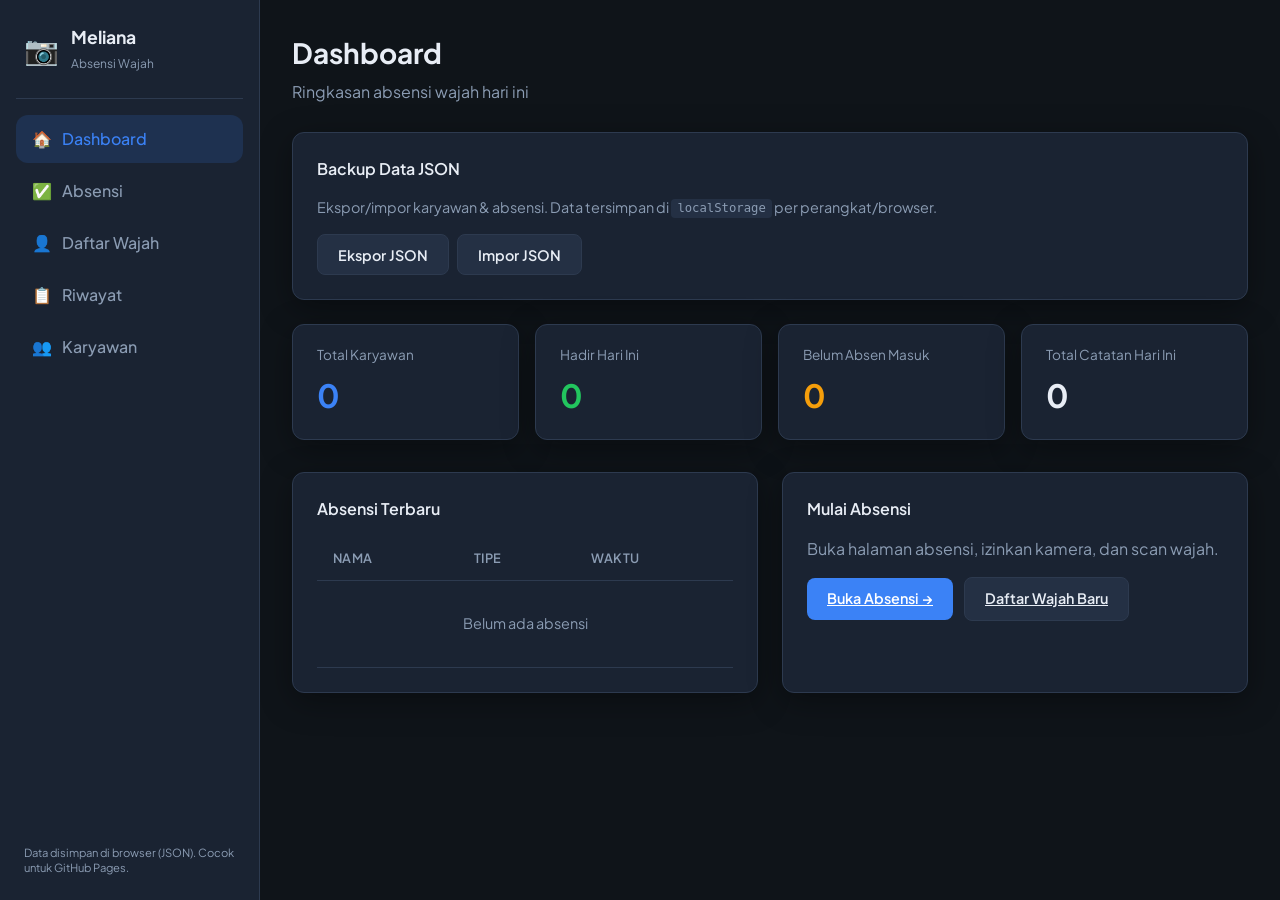
<file: index.html>
<!DOCTYPE html>
<html lang="id">
<head>
  <meta charset="UTF-8">
  <meta name="viewport" content="width=device-width, initial-scale=1.0">
  <title>Dashboard — Meliana</title>
  <link rel="preconnect" href="https://fonts.googleapis.com">
  <link href="https://fonts.googleapis.com/css2?family=Plus+Jakarta+Sans:wght@400;500;600;700&display=swap" rel="stylesheet">
  <link rel="stylesheet" href="assets/css/style.css">
  <script src="assets/js/app.js"></script>
</head>
<body data-page="dashboard">
  <div class="app-shell">
    <aside class="sidebar">
      <div class="brand"><span class="brand-icon">📷</span><div><strong>Meliana</strong><small>Absensi Wajah</small></div></div>
      <nav class="nav">
        <a href="index.html" class="nav-link active" data-page="dashboard"><span>🏠</span> Dashboard</a>
        <a href="absensi.html" class="nav-link" data-page="absensi"><span>✅</span> Absensi</a>
        <a href="registrasi.html" class="nav-link" data-page="registrasi"><span>👤</span> Daftar Wajah</a>
        <a href="riwayat.html" class="nav-link" data-page="riwayat"><span>📋</span> Riwayat</a>
        <a href="karyawan.html" class="nav-link" data-page="karyawan"><span>👥</span> Karyawan</a>
      </nav>
      <p class="sidebar-note">Data disimpan di browser (JSON). Cocok untuk GitHub Pages.</p>
    </aside>
    <main class="main-content">
      <div class="page-header">
        <h1>Dashboard</h1>
        <p>Ringkasan absensi wajah hari ini</p>
      </div>

      <div class="card" style="margin-bottom: 1.5rem;">
        <div class="card-title">Backup Data JSON</div>
        <p style="color: var(--muted); font-size: 0.9rem; margin-bottom: 0.75rem;">
          Ekspor/impor karyawan & absensi. Data tersimpan di <code>localStorage</code> per perangkat/browser.
        </p>
        <div id="backup-msg" class="alert alert-info" hidden></div>
        <div class="btn-group">
          <button type="button" id="btn-export" class="btn btn-secondary">Ekspor JSON</button>
          <button type="button" id="btn-import" class="btn btn-secondary">Impor JSON</button>
          <input type="file" id="input-import" accept="application/json,.json" hidden>
        </div>
      </div>

      <div class="stats-grid">
        <div class="stat-card primary"><div class="label">Total Karyawan</div><div class="value" id="stat-total">—</div></div>
        <div class="stat-card success"><div class="label">Hadir Hari Ini</div><div class="value" id="stat-hadir">—</div></div>
        <div class="stat-card warning"><div class="label">Belum Absen Masuk</div><div class="value" id="stat-belum">—</div></div>
        <div class="stat-card"><div class="label">Total Catatan Hari Ini</div><div class="value" id="stat-catatan">—</div></div>
      </div>

      <div class="grid-2">
        <div class="card">
          <div class="card-title">Absensi Terbaru</div>
          <div class="table-wrap">
            <table>
              <thead><tr><th>Nama</th><th>Tipe</th><th>Waktu</th></tr></thead>
              <tbody id="table-terbaru"><tr><td colspan="3" class="empty-state">Memuat...</td></tr></tbody>
            </table>
          </div>
        </div>
        <div class="card">
          <div class="card-title">Mulai Absensi</div>
          <p style="color: var(--muted); margin-bottom: 1rem;">Buka halaman absensi, izinkan kamera, dan scan wajah.</p>
          <a href="absensi.html" class="btn btn-primary">Buka Absensi →</a>
          <a href="registrasi.html" class="btn btn-secondary" style="margin-left: 0.5rem;">Daftar Wajah Baru</a>
        </div>
      </div>
    </main>
  </div>
  <script src="assets/js/data-store.js"></script>
  <script src="assets/js/backup-ui.js"></script>
  <script src="assets/js/dashboard.js"></script>
</body>
</html>
</file>
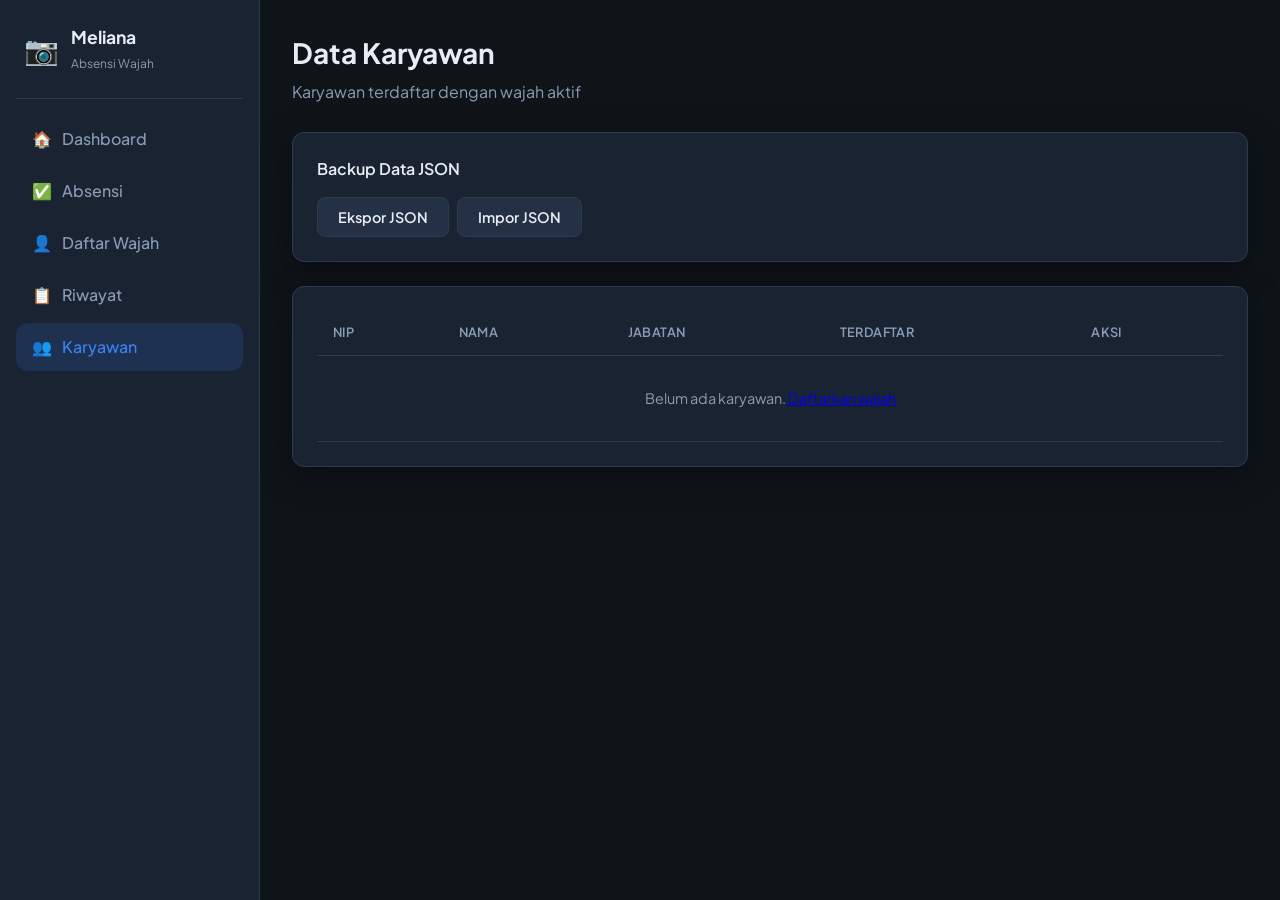
<file: karyawan.html>
<!DOCTYPE html>
<html lang="id">
<head>
  <meta charset="UTF-8">
  <meta name="viewport" content="width=device-width, initial-scale=1.0">
  <title>Karyawan — Meliana</title>
  <link rel="preconnect" href="https://fonts.googleapis.com">
  <link href="https://fonts.googleapis.com/css2?family=Plus+Jakarta+Sans:wght@400;500;600;700&display=swap" rel="stylesheet">
  <link rel="stylesheet" href="assets/css/style.css">
  <script src="assets/js/app.js"></script>
</head>
<body data-page="karyawan">
  <div class="app-shell">
    <aside class="sidebar">
      <div class="brand"><span class="brand-icon">📷</span><div><strong>Meliana</strong><small>Absensi Wajah</small></div></div>
      <nav class="nav">
        <a href="index.html" class="nav-link" data-page="dashboard"><span>🏠</span> Dashboard</a>
        <a href="absensi.html" class="nav-link" data-page="absensi"><span>✅</span> Absensi</a>
        <a href="registrasi.html" class="nav-link" data-page="registrasi"><span>👤</span> Daftar Wajah</a>
        <a href="riwayat.html" class="nav-link" data-page="riwayat"><span>📋</span> Riwayat</a>
        <a href="karyawan.html" class="nav-link active" data-page="karyawan"><span>👥</span> Karyawan</a>
      </nav>
    </aside>
    <main class="main-content">
      <div class="page-header">
        <h1>Data Karyawan</h1>
        <p>Karyawan terdaftar dengan wajah aktif</p>
      </div>
      <div class="card" style="margin-bottom: 1.5rem;">
        <div class="card-title">Backup Data JSON</div>
        <div id="backup-msg" class="alert alert-info" hidden></div>
        <div class="btn-group">
          <button type="button" id="btn-export" class="btn btn-secondary">Ekspor JSON</button>
          <button type="button" id="btn-import" class="btn btn-secondary">Impor JSON</button>
          <input type="file" id="input-import" accept="application/json,.json" hidden>
        </div>
      </div>
      <div class="card">
        <div class="table-wrap">
          <table>
            <thead><tr><th>NIP</th><th>Nama</th><th>Jabatan</th><th>Terdaftar</th><th>Aksi</th></tr></thead>
            <tbody id="karyawan-body"><tr><td colspan="5" class="empty-state">Memuat...</td></tr></tbody>
          </table>
        </div>
      </div>
    </main>
  </div>
  <script src="assets/js/data-store.js"></script>
  <script src="assets/js/backup-ui.js"></script>
  <script src="assets/js/karyawan-page.js"></script>
</body>
</html>
</file>
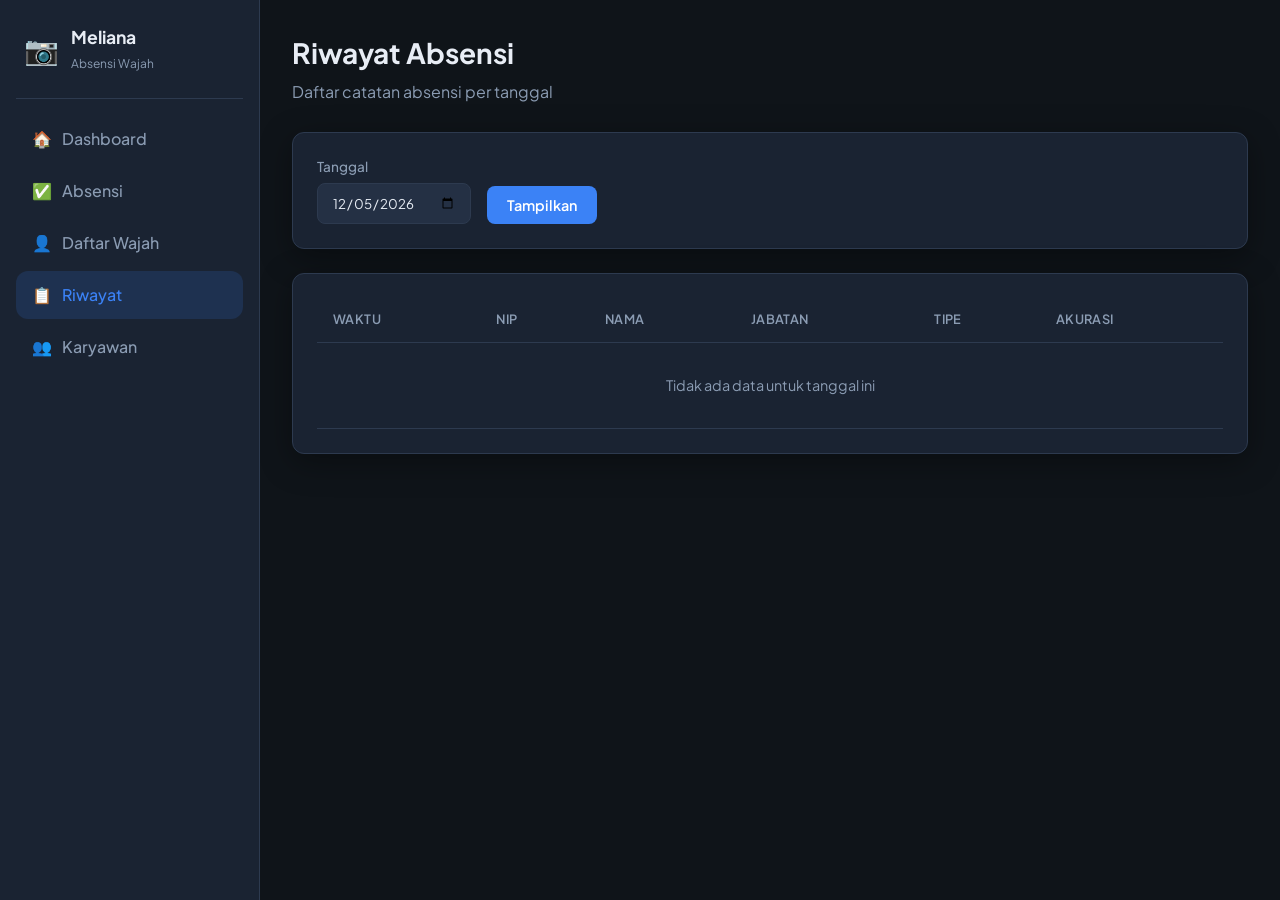
<file: riwayat.html>
<!DOCTYPE html>
<html lang="id">
<head>
  <meta charset="UTF-8">
  <meta name="viewport" content="width=device-width, initial-scale=1.0">
  <title>Riwayat — Meliana</title>
  <link rel="preconnect" href="https://fonts.googleapis.com">
  <link href="https://fonts.googleapis.com/css2?family=Plus+Jakarta+Sans:wght@400;500;600;700&display=swap" rel="stylesheet">
  <link rel="stylesheet" href="assets/css/style.css">
  <script src="assets/js/app.js"></script>
</head>
<body data-page="riwayat">
  <div class="app-shell">
    <aside class="sidebar">
      <div class="brand"><span class="brand-icon">📷</span><div><strong>Meliana</strong><small>Absensi Wajah</small></div></div>
      <nav class="nav">
        <a href="index.html" class="nav-link" data-page="dashboard"><span>🏠</span> Dashboard</a>
        <a href="absensi.html" class="nav-link" data-page="absensi"><span>✅</span> Absensi</a>
        <a href="registrasi.html" class="nav-link" data-page="registrasi"><span>👤</span> Daftar Wajah</a>
        <a href="riwayat.html" class="nav-link active" data-page="riwayat"><span>📋</span> Riwayat</a>
        <a href="karyawan.html" class="nav-link" data-page="karyawan"><span>👥</span> Karyawan</a>
      </nav>
    </aside>
    <main class="main-content">
      <div class="page-header">
        <h1>Riwayat Absensi</h1>
        <p>Daftar catatan absensi per tanggal</p>
      </div>
      <div class="card" style="margin-bottom: 1.5rem;">
        <form id="form-riwayat" style="display: flex; gap: 1rem; align-items: flex-end; flex-wrap: wrap;">
          <div class="form-group" style="margin-bottom: 0;">
            <label for="tanggal">Tanggal</label>
            <input type="date" id="tanggal" name="tanggal">
          </div>
          <button type="submit" class="btn btn-primary">Tampilkan</button>
        </form>
      </div>
      <div class="card">
        <div class="table-wrap">
          <table>
            <thead><tr><th>Waktu</th><th>NIP</th><th>Nama</th><th>Jabatan</th><th>Tipe</th><th>Akurasi</th></tr></thead>
            <tbody id="riwayat-body"><tr><td colspan="6" class="empty-state">Memuat...</td></tr></tbody>
          </table>
        </div>
      </div>
    </main>
  </div>
  <script src="assets/js/data-store.js"></script>
  <script src="assets/js/riwayat-page.js"></script>
</body>
</html>
</file>
<file: assets/css/style.css>
:root {
  --bg: #0f1419;
  --surface: #1a2332;
  --surface-2: #243044;
  --border: #2d3a4f;
  --text: #e8edf5;
  --muted: #8b9cb3;
  --primary: #3b82f6;
  --primary-hover: #2563eb;
  --success: #22c55e;
  --warning: #f59e0b;
  --danger: #ef4444;
  --radius: 12px;
  --shadow: 0 8px 32px rgba(0, 0, 0, 0.35);
}

* {
  box-sizing: border-box;
  margin: 0;
  padding: 0;
}

body {
  font-family: 'Plus Jakarta Sans', system-ui, sans-serif;
  background: var(--bg);
  color: var(--text);
  min-height: 100vh;
  line-height: 1.5;
}

.app-shell {
  display: flex;
  min-height: 100vh;
}

.sidebar {
  width: 260px;
  background: var(--surface);
  border-right: 1px solid var(--border);
  padding: 1.5rem 1rem;
  display: flex;
  flex-direction: column;
  flex-shrink: 0;
}

.brand {
  display: flex;
  align-items: center;
  gap: 0.75rem;
  padding: 0 0.5rem 1.5rem;
  border-bottom: 1px solid var(--border);
  margin-bottom: 1rem;
}

.brand-icon {
  font-size: 1.75rem;
}

.brand strong {
  display: block;
  font-size: 1.1rem;
}

.brand small {
  color: var(--muted);
  font-size: 0.75rem;
}

.nav {
  display: flex;
  flex-direction: column;
  gap: 0.25rem;
  flex: 1;
}

.nav-link {
  display: flex;
  align-items: center;
  gap: 0.65rem;
  padding: 0.75rem 1rem;
  border-radius: var(--radius);
  color: var(--muted);
  text-decoration: none;
  font-weight: 500;
  transition: background 0.15s, color 0.15s;
}

.nav-link:hover {
  background: var(--surface-2);
  color: var(--text);
}

.nav-link.active {
  background: rgba(59, 130, 246, 0.15);
  color: var(--primary);
}

.sidebar-note {
  font-size: 0.7rem;
  color: var(--muted);
  padding: 1rem 0.5rem 0;
  line-height: 1.4;
}

.main-content {
  flex: 1;
  padding: 2rem;
  overflow-x: hidden;
}

.page-header {
  margin-bottom: 1.75rem;
}

.page-header h1 {
  font-size: 1.75rem;
  font-weight: 700;
  margin-bottom: 0.35rem;
}

.page-header p {
  color: var(--muted);
}

.stats-grid {
  display: grid;
  grid-template-columns: repeat(auto-fit, minmax(200px, 1fr));
  gap: 1rem;
  margin-bottom: 2rem;
}

.stat-card {
  background: var(--surface);
  border: 1px solid var(--border);
  border-radius: var(--radius);
  padding: 1.25rem 1.5rem;
  box-shadow: var(--shadow);
}

.stat-card .label {
  font-size: 0.85rem;
  color: var(--muted);
  margin-bottom: 0.35rem;
}

.stat-card .value {
  font-size: 2rem;
  font-weight: 700;
}

.stat-card.primary .value { color: var(--primary); }
.stat-card.success .value { color: var(--success); }
.stat-card.warning .value { color: var(--warning); }

.card {
  background: var(--surface);
  border: 1px solid var(--border);
  border-radius: var(--radius);
  padding: 1.5rem;
  box-shadow: var(--shadow);
}

.card-title {
  font-size: 1rem;
  font-weight: 600;
  margin-bottom: 1rem;
}

.grid-2 {
  display: grid;
  grid-template-columns: 1fr 1fr;
  gap: 1.5rem;
}

@media (max-width: 900px) {
  .app-shell { flex-direction: column; }
  .sidebar {
    width: 100%;
    border-right: none;
    border-bottom: 1px solid var(--border);
  }
  .nav { flex-direction: row; flex-wrap: wrap; }
  .grid-2 { grid-template-columns: 1fr; }
}

.camera-panel {
  position: relative;
  background: #000;
  border-radius: var(--radius);
  overflow: hidden;
  aspect-ratio: 4/3;
  max-width: 640px;
}

.camera-panel video,
.camera-panel canvas {
  width: 100%;
  height: 100%;
  object-fit: cover;
  display: block;
}

.camera-panel canvas {
  position: absolute;
  top: 0;
  left: 0;
  pointer-events: none;
}

.camera-status {
  position: absolute;
  bottom: 0;
  left: 0;
  right: 0;
  padding: 0.75rem 1rem;
  background: linear-gradient(transparent, rgba(0,0,0,0.85));
  font-size: 0.85rem;
}

.camera-status.scanning { color: #93c5fd; }
.camera-status.success { color: #86efac; }
.camera-status.error { color: #fca5a5; }

.btn {
  display: inline-flex;
  align-items: center;
  justify-content: center;
  gap: 0.5rem;
  padding: 0.65rem 1.25rem;
  border: none;
  border-radius: 8px;
  font-family: inherit;
  font-size: 0.9rem;
  font-weight: 600;
  cursor: pointer;
  transition: background 0.15s, transform 0.1s;
}

.btn:active { transform: scale(0.98); }
.btn:disabled { opacity: 0.5; cursor: not-allowed; }

.btn-primary {
  background: var(--primary);
  color: #fff;
}
.btn-primary:hover:not(:disabled) { background: var(--primary-hover); }

.btn-secondary {
  background: var(--surface-2);
  color: var(--text);
  border: 1px solid var(--border);
}

.btn-success { background: var(--success); color: #fff; }
.btn-danger { background: var(--danger); color: #fff; }

.btn-sm {
  padding: 0.35rem 0.75rem;
  font-size: 0.8rem;
}

.btn-group {
  display: flex;
  flex-wrap: wrap;
  gap: 0.5rem;
  margin-top: 1rem;
}

.form-group {
  margin-bottom: 1rem;
}

.form-group label {
  display: block;
  font-size: 0.85rem;
  font-weight: 500;
  margin-bottom: 0.35rem;
  color: var(--muted);
}

.form-group input,
.form-group select {
  width: 100%;
  max-width: 400px;
  padding: 0.65rem 0.85rem;
  border: 1px solid var(--border);
  border-radius: 8px;
  background: var(--surface-2);
  color: var(--text);
  font-family: inherit;
}

.form-group input:focus,
.form-group select:focus {
  outline: 2px solid var(--primary);
  outline-offset: 0;
}

.alert {
  padding: 0.85rem 1rem;
  border-radius: 8px;
  margin-bottom: 1rem;
  font-size: 0.9rem;
}

.alert-info {
  background: rgba(59, 130, 246, 0.12);
  border: 1px solid rgba(59, 130, 246, 0.35);
  color: #93c5fd;
}

.alert-success {
  background: rgba(34, 197, 94, 0.12);
  border: 1px solid rgba(34, 197, 94, 0.35);
  color: #86efac;
}

.alert-error {
  background: rgba(239, 68, 68, 0.12);
  border: 1px solid rgba(239, 68, 68, 0.35);
  color: #fca5a5;
}

.table-wrap {
  overflow-x: auto;
}

table {
  width: 100%;
  border-collapse: collapse;
  font-size: 0.9rem;
}

th, td {
  padding: 0.75rem 1rem;
  text-align: left;
  border-bottom: 1px solid var(--border);
}

th {
  color: var(--muted);
  font-weight: 600;
  font-size: 0.8rem;
  text-transform: uppercase;
  letter-spacing: 0.03em;
}

.badge {
  display: inline-block;
  padding: 0.2rem 0.55rem;
  border-radius: 999px;
  font-size: 0.75rem;
  font-weight: 600;
}

.badge-masuk { background: rgba(34, 197, 94, 0.2); color: #86efac; }
.badge-keluar { background: rgba(245, 158, 11, 0.2); color: #fcd34d; }

.progress-steps {
  display: flex;
  gap: 0.5rem;
  margin: 1rem 0;
}

.step-dot {
  width: 12px;
  height: 12px;
  border-radius: 50%;
  background: var(--border);
  transition: background 0.2s;
}

.step-dot.done { background: var(--success); }
.step-dot.active { background: var(--primary); box-shadow: 0 0 0 3px rgba(59,130,246,0.35); }

.loader-overlay {
  position: fixed;
  inset: 0;
  background: rgba(15, 20, 25, 0.85);
  display: flex;
  flex-direction: column;
  align-items: center;
  justify-content: center;
  z-index: 1000;
  gap: 1rem;
}

.loader-overlay.hidden { display: none; }

.spinner {
  width: 48px;
  height: 48px;
  border: 3px solid var(--border);
  border-top-color: var(--primary);
  border-radius: 50%;
  animation: spin 0.8s linear infinite;
}

@keyframes spin {
  to { transform: rotate(360deg); }
}

.empty-state {
  text-align: center;
  padding: 2rem;
  color: var(--muted);
}

code {
  font-size: 0.85em;
  background: var(--surface-2);
  padding: 0.15rem 0.4rem;
  border-radius: 4px;
}

.tipe-toggle {
  display: flex;
  gap: 0.5rem;
  margin-bottom: 1rem;
}

.tipe-toggle .btn.active {
  box-shadow: 0 0 0 2px var(--primary);
}

.match-result {
  margin-top: 1rem;
  padding: 1rem;
  border-radius: var(--radius);
  background: var(--surface-2);
  border: 1px solid var(--border);
}

.match-result h3 {
  font-size: 1.1rem;
  margin-bottom: 0.25rem;
}

.threshold-bar {
  height: 6px;
  background: var(--border);
  border-radius: 3px;
  margin-top: 0.5rem;
  overflow: hidden;
}

.threshold-bar span {
  display: block;
  height: 100%;
  background: var(--success);
  transition: width 0.3s;
}
</file>
